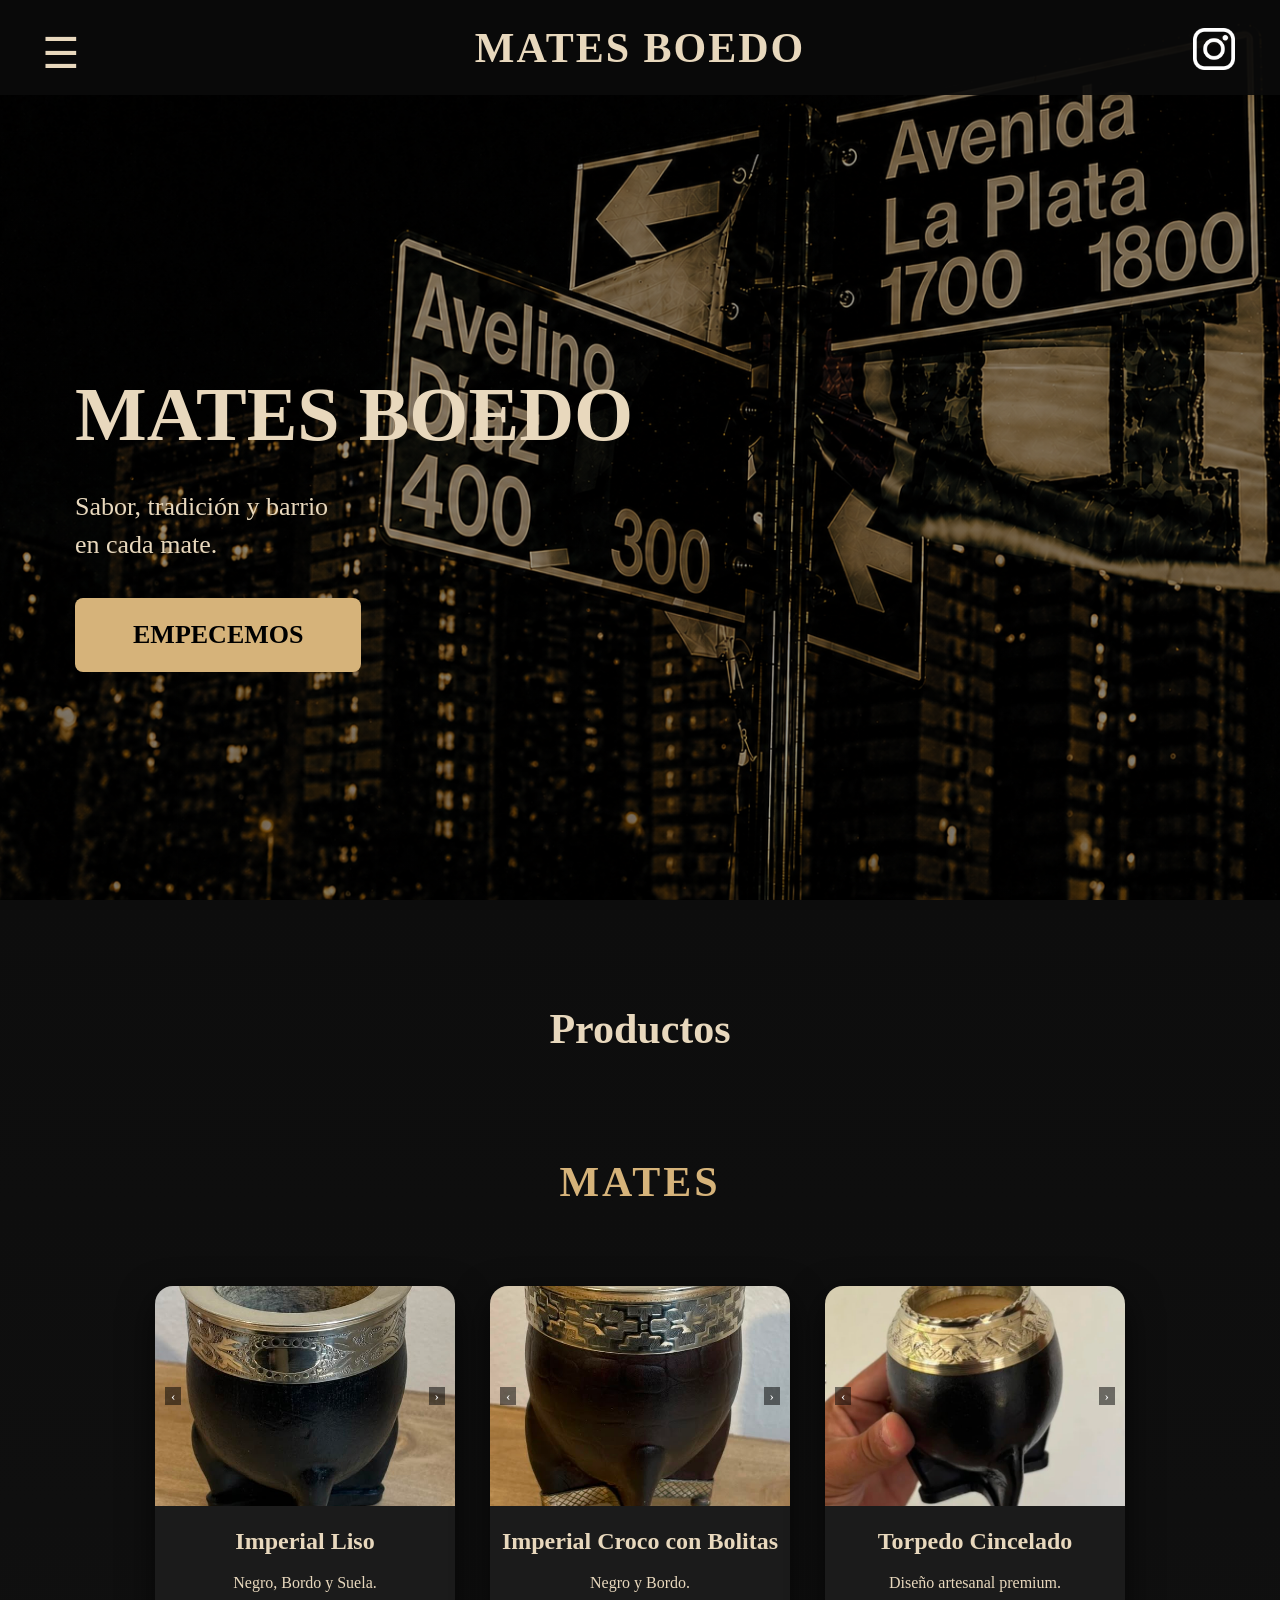
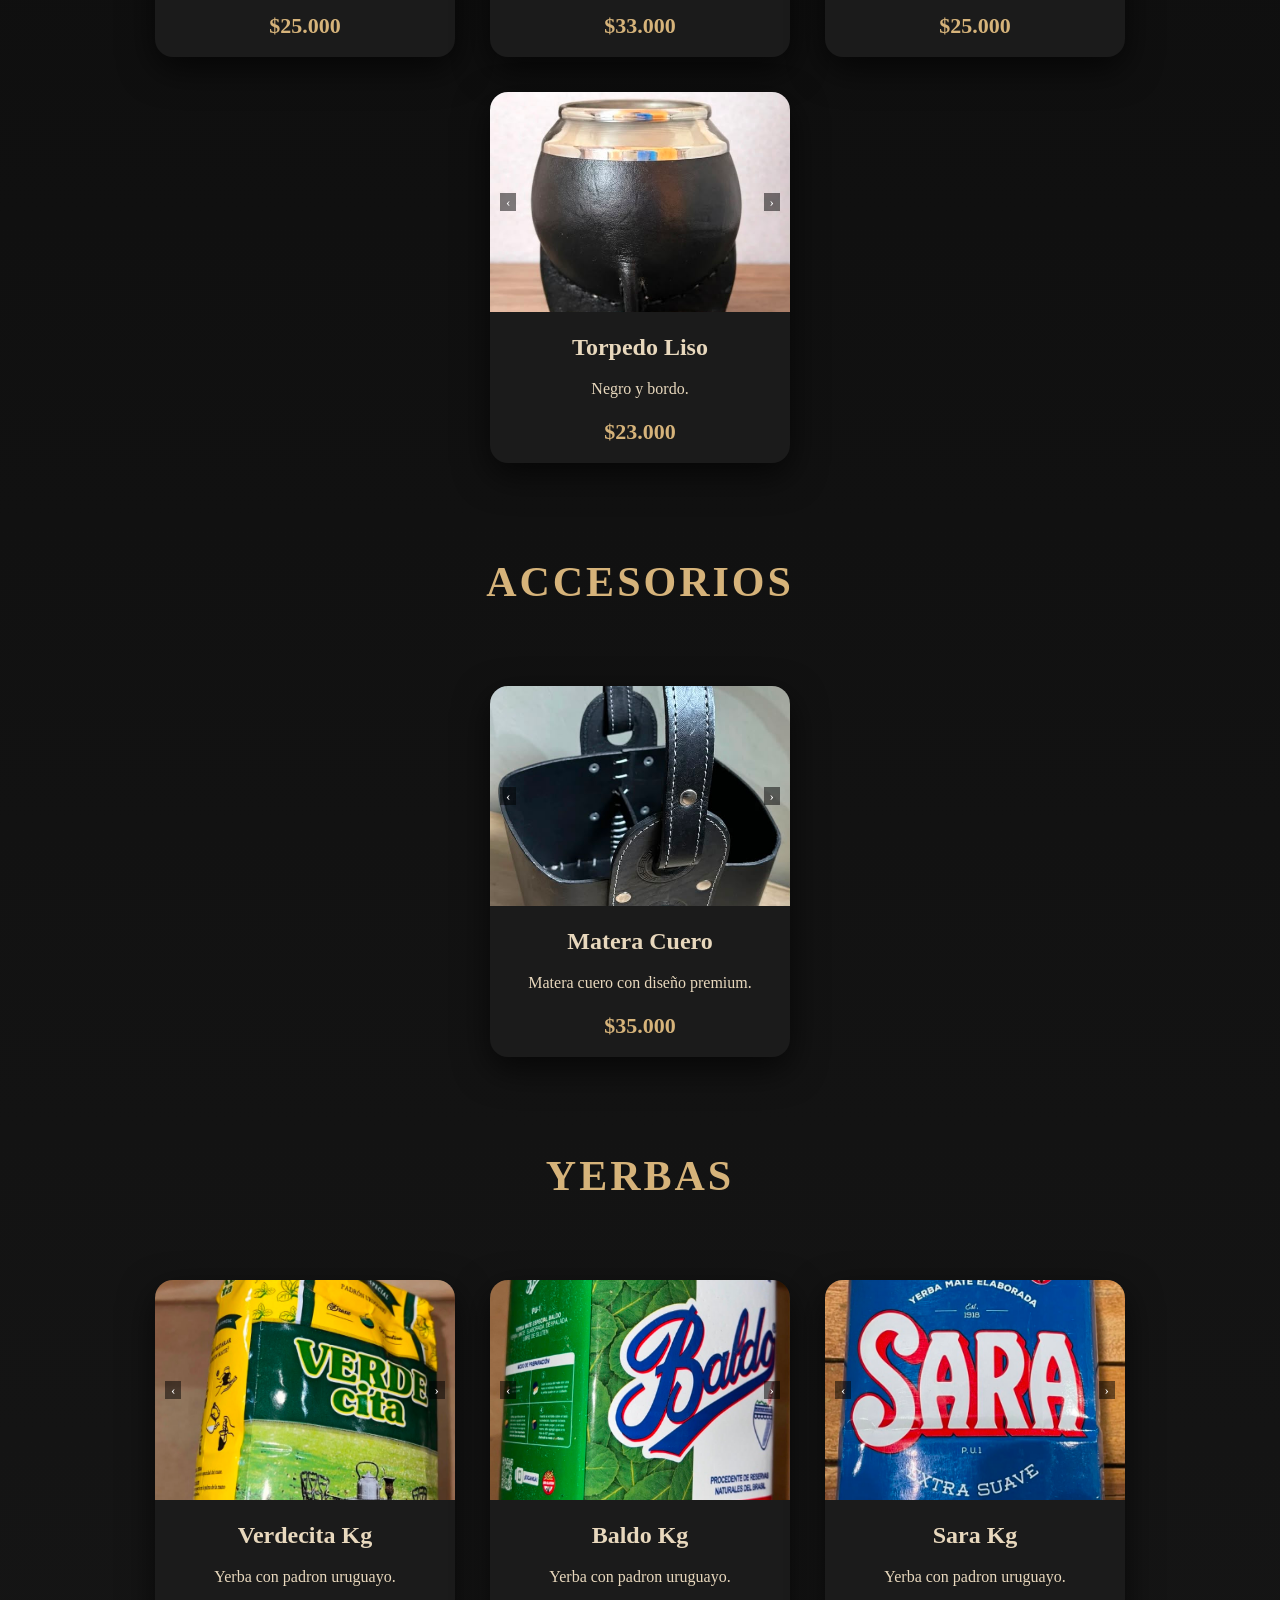
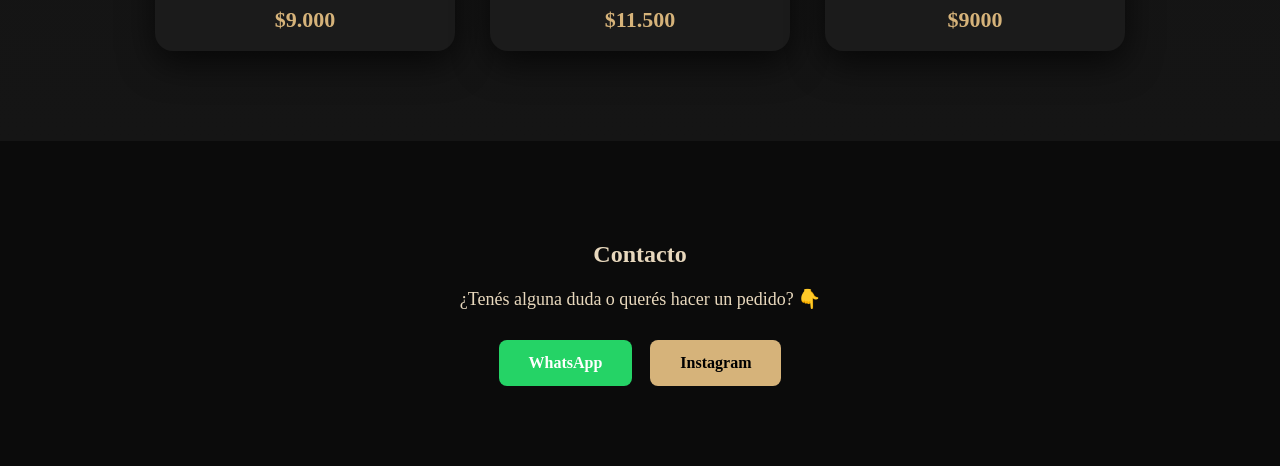
<file: index.html>
<!DOCTYPE html>
<html lang="es">
<head>
    <meta charset="UTF-8">
    <meta name="viewport" content="width=device-width, initial-scale=1.0">
    <title>Mates Boedo</title>

    <link rel="icon" href="mates.jpeg">
    <link rel="stylesheet" href="matesboedo.css">

    <link href="https://fonts.googleapis.com/css2?family=Poppins:wght@300;400;600;700&display=swap" rel="stylesheet">
</head>

<body>

    <!-- BOTON MENU -->

    <button class="boton-menu" onclick="abrirMenu()">☰</button>

    <!-- INSTAGRAM -->

    <a href="https://www.instagram.com/mates.boedo?igsh=N3JrY2d3eGM4YXNt"
    target="_blank"
    class="ig">

        <img src="instagram.png" alt="Instagram">

    </a>

    <!-- MENU -->

    
<nav class="menu-lateral" id="menu">
    <button class="cerrar-menu" onclick="cerrarMenu()">X</button>

    <a href="#inicio" onclick="cerrarMenu()">Inicio</a>
    
    <div class="menu-item-desplegable">
        <a href="javascript:void(0)" onclick="toggleSubMenu()" class="enlace-principal">Productos ▾</a>
        <div id="sub-menu-productos" class="sub-menu-oculto">
            <a href="#mates" onclick="cerrarMenu()">Mates</a>
            <a href="#accesorios" onclick="cerrarMenu()">Accesorios</a>
            <a href="#bombillones" onclick="cerrarMenu()">Bombillones</a>
            <a href="#yerbas" onclick="cerrarMenu()">Yerbas</a>
        </div>
    </div>

    <a href="#contacto" onclick="cerrarMenu()">Contacto</a>
</nav>



    <!-- INICIO -->

    <section id="inicio" class="inicio">

        <div class="contenido-inicio">

            <h1>MATES BOEDO</h1>

            <p>
                Sabor, tradición y barrio<br>
                en cada mate.
            </p>

            <a href="#productos" class="btn">EMPECEMOS</a>

        </div>

    </section>

    <!-- PRODUCTOS -->

    <section id="productos" class="productos">

        <h2>Productos</h2>

        
<div class="contenedor-productos">

    <!-- MATES -->

    <h2 id="mates" class="categoria-productos">MATES</h2>

    <div class="producto">
        <a href="producto.html?id=imperial_liso" class="producto-link">
            <div class="slider">
                <img src="./Fotos/imperiallisonegro.jpeg" class="imagen-activa">
                <img src="./Fotos/imperiallisorojo.jpeg">
                <img src="./Fotos/imperiallisosuela.jpeg">

                <button class="prev" type="button">‹</button>
                <button class="next" type="button">›</button>
            </div>

            <h3>Imperial Liso</h3>
            <p>Negro, Bordo y Suela.</p>
            <span>$25.000</span>
        </a>

        
    </div>

    <div class="producto">
        <a href="producto.html?id=imperial_croco" class="producto-link">
            <div class="slider">
                <img src="./Fotos/imperialcrococonbolitas.jpeg" class="imagen-activa">
                
            

                <button class="prev" type="button">‹</button>
                <button class="next" type="button">›</button>
            </div>

            <h3>Imperial Croco con Bolitas</h3>
            <p>Negro y Bordo.</p>
            <span>$33.000</span>
        </a>

       
    </div>

    <div class="producto">
        <a href="producto.html?id=torpedo_cincelado" class="producto-link">
            <div class="slider">
                <img src="./Fotos/torpedocincelado.jpeg" class="imagen-activa">
               

                <button class="prev" type="button">‹</button>
                <button class="next" type="button">›</button>
            </div>

            <h3>Torpedo Cincelado</h3>
            <p>Diseño artesanal premium.</p>
            <span>$25.000</span>
        </a>

        
    </div>

    

    <div class="producto">
        <a href="producto.html?id=torpedo_liso" class="producto-link">
            <div class="slider">
                <img src="./Fotos/torpedoliso.jpeg" class="imagen-activa">
            
            

                <button class="prev" type="button">‹</button>
                <button class="next" type="button">›</button>
            </div>

            <h3>Torpedo Liso</h3>
            <p>Negro y bordo.</p>
            <span>$23.000</span>
        </a>

      
    </div>

    <!-- ACCESORIOS -->
    
    <h2 id="accesorios" class="categoria-productos">ACCESORIOS</h2>


    <div class="producto">
        <a href="producto.html?id=matera_cuero" class="producto-link">
            <div class="slider">
                <img src="./Fotos/materadecuero.jpeg" class="imagen-activa">
        

                <button class="prev" type="button">‹</button>
                <button class="next" type="button">›</button>
            </div>

            <h3>Matera Cuero</h3>
            <p>Matera cuero con diseño premium.</p>
            <span>$35.000</span>
        </a>

        
    </div>

    <!-- YERBAS -->

    <h2 id="yerbas" class="categoria-productos">YERBAS</h2>

    <div class="producto">
        <a href="producto.html?id=verdecita" class="producto-link">
            <div class="slider">
                <img src="./Fotos/verdecitakg.jpeg" class="imagen-activa">
                
                <button class="prev" type="button">‹</button>
                <button class="next" type="button">›</button>
            </div>

            <h3>Verdecita Kg</h3>
            <p>Yerba con padron uruguayo.</p>
            <span>$9.000</span>
        </a>

       
    </div>


<div class="producto">
        <a href="producto.html?id=Baldo_kg" class="producto-link">
            <div class="slider">
                <img src="./Fotos/baldokg.jpeg" class="imagen-activa">
                
                <button class="prev" type="button">‹</button>
                <button class="next" type="button">›</button>
            </div>

            <h3>Baldo Kg</h3>
            <p>Yerba con padron uruguayo.</p>
            <span>$11.500</span>
        </a>

       
    </div>
<div class="producto">
        <a href="producto.html?id=sara_kg" class="producto-link">
            <div class="slider">
                <img src="./Fotos/Sarakg.jpeg" class="imagen-activa">
                
                <button class="prev" type="button">‹</button>
                <button class="next" type="button">›</button>
            </div>

            <h3>Sara Kg</h3>
            <p>Yerba con padron uruguayo.</p>
            <span>$9000</span>
        </a>

        
    </div>

     </section>
    

    <!-- CONTACTO -->

    <section id="contacto" class="contacto">

        <h2>Contacto</h2>

        <p class="texto-contacto">
            ¿Tenés alguna duda o querés hacer un pedido? 👇
        </p>

        <div class="contacto-botones">

            <a href="https://wa.me/5491150371281?text=Hola%20me%20interesa%20un%20mate"
            target="_blank"
            class="btn-wsp">

                WhatsApp

            </a>

            <a href="https://www.instagram.com/santi.alempartee?igsh=MXRkczBudm8xOWk5Ng=="
            target="_blank"
            class="btn-ig">

                Instagram

            </a>

        </div>

    </section>

    <script src="matesboedo.js"></script>

</body>
</html>
</file>
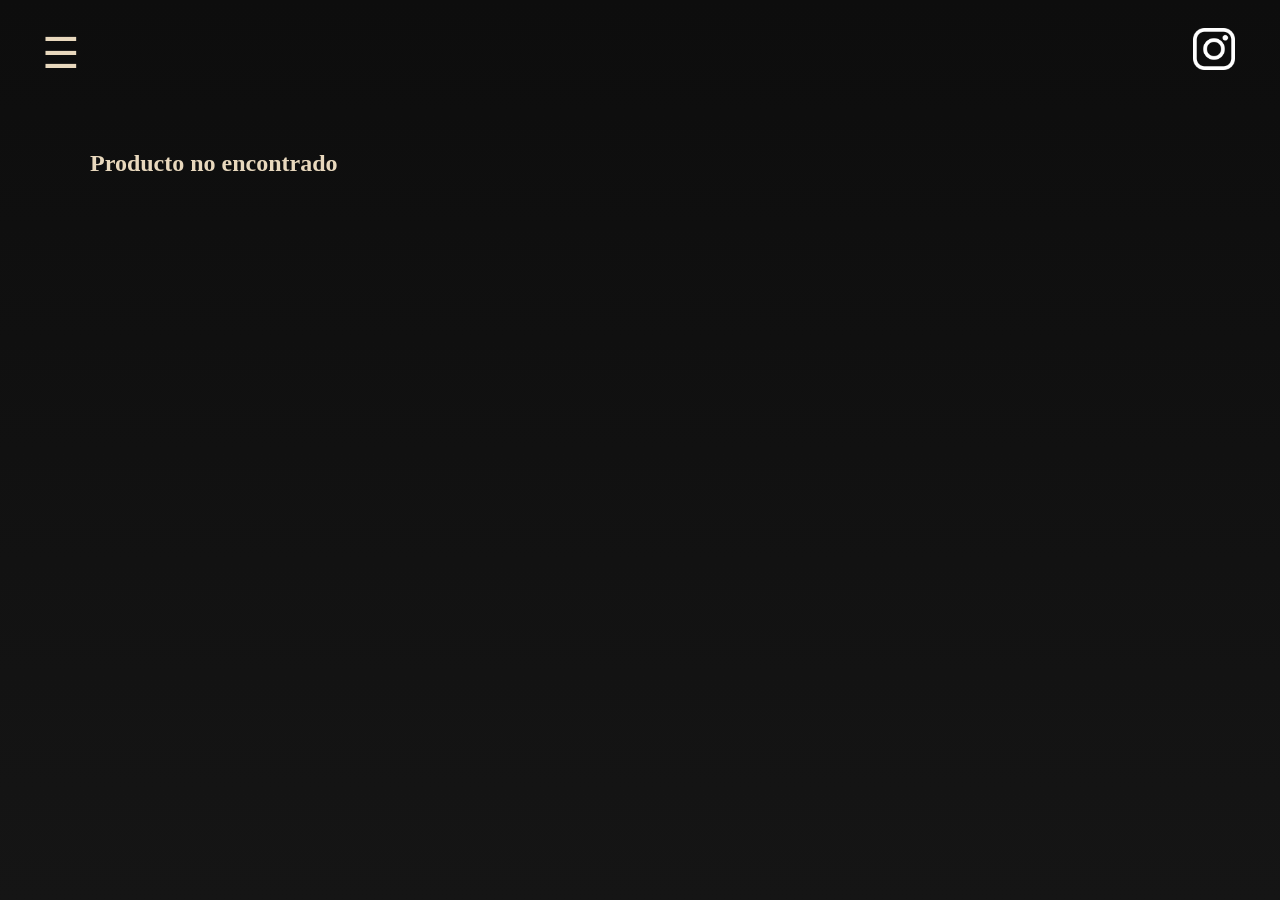
<file: Producto.html>
<!DOCTYPE html>
<html lang="es">
<head>
    <meta charset="UTF-8">
    <meta name="viewport" content="width=device-width, initial-scale=1.0">
    <title>Producto - Mates Boedo</title>

    <link rel="icon" href="mates.jpeg">
    <link rel="stylesheet" href="matesboedo.css">
</head>

<body>

    <button class="boton-menu" onclick="abrirMenu()">☰</button>

    <a href="https://www.instagram.com/mates.boedo?igsh=N3JrY2d3eGM4YXNt" target="_blank" class="ig">
        <img src="instagram.png" alt="Instagram">
    </a>

    <nav class="menu-lateral" id="menu">
        <button class="cerrar-menu" onclick="cerrarMenu()">X</button>

        <a href="index.html#inicio" onclick="cerrarMenu()">Inicio</a>
        <a href="index.html#productos" onclick="cerrarMenu()">Productos</a>
        <a href="index.html#contacto" onclick="cerrarMenu()">Contacto</a>
    </nav>

    <main class="pagina-producto">

        <section class="detalle-producto">

            <div class="galeria-producto">
                <img id="imagen-principal" class="imagen-principal" src="" alt="Producto">

                <div id="miniaturas" class="miniaturas"></div>
            </div>

            <div class="info-producto">
                <h1 id="nombre-producto"></h1>

                <p id="descripcion-producto"></p>

                <span id="precio-producto"></span>

                <a id="boton-whatsapp" href="#" target="_blank" class="btn boton-comprar">
                    Comprar por WhatsApp
                </a>
            </div>

        </section>

    </main>

    <script src="matesboedo.js"></script>
    <script src="producto.js"></script>

</body>
</html>
</file>
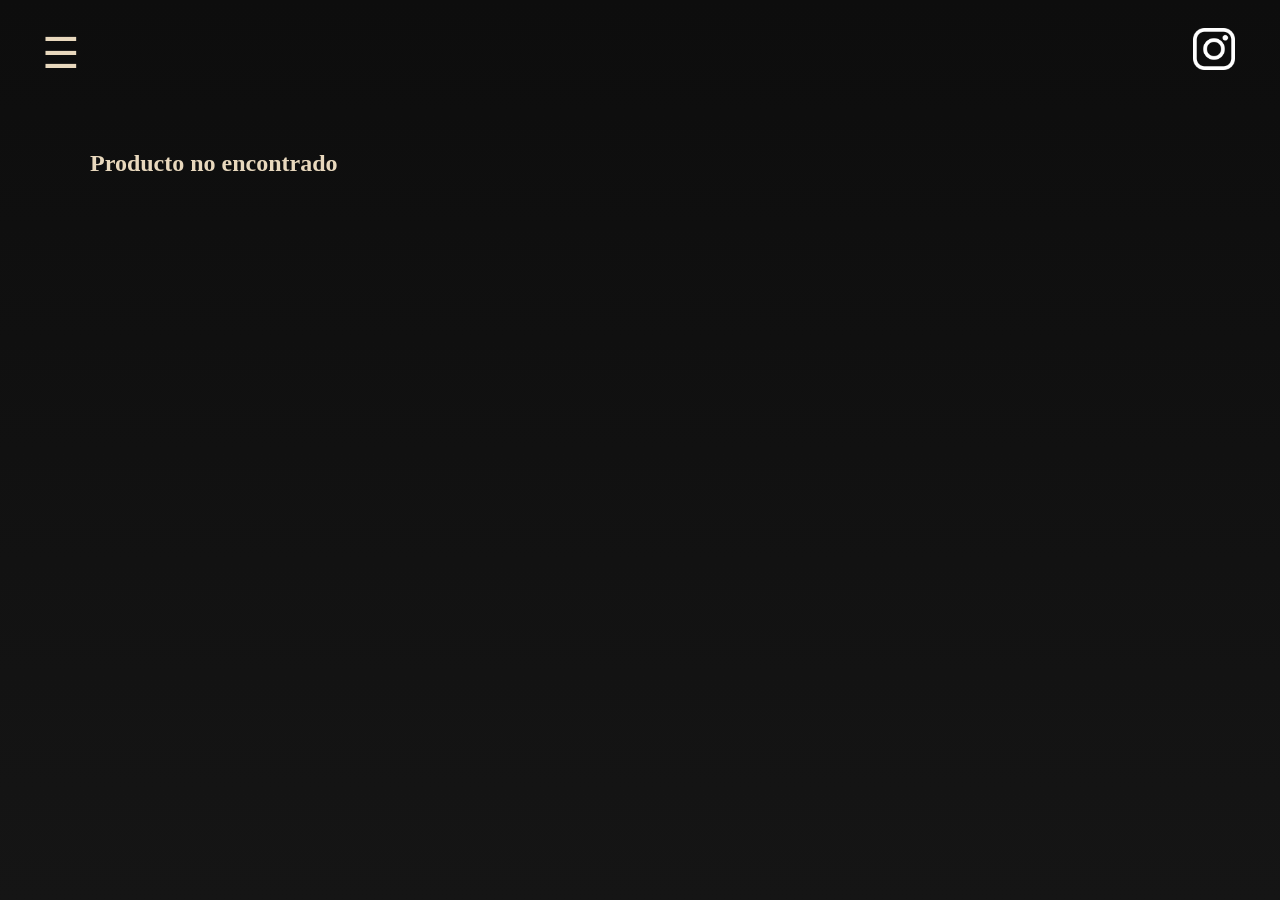
<file: producto.html>
<!DOCTYPE html>
<html lang="es">
<head>
    <meta charset="UTF-8">
    <meta name="viewport" content="width=device-width, initial-scale=1.0">
    <title>Producto - Mates Boedo</title>

    <link rel="icon" href="mates.jpeg">
    <link rel="stylesheet" href="matesboedo.css">
</head>

<body>

    <button class="boton-menu" onclick="abrirMenu()">☰</button>

    <a href="https://www.instagram.com/mates.boedo?igsh=N3JrY2d3eGM4YXNt" target="_blank" class="ig">
        <img src="instagram.png" alt="Instagram">
    </a>

    <nav class="menu-lateral" id="menu">
        <button class="cerrar-menu" onclick="cerrarMenu()">X</button>

        <a href="index.html#inicio" onclick="cerrarMenu()">Inicio</a>
        <a href="index.html#productos" onclick="cerrarMenu()">Productos</a>
        <a href="index.html#contacto" onclick="cerrarMenu()">Contacto</a>
    </nav>

    <main class="pagina-producto">

        <section class="detalle-producto">

            <div class="galeria-producto">
                <img id="imagen-principal" class="imagen-principal" src="" alt="Producto">

                <div id="miniaturas" class="miniaturas"></div>
            </div>

            <div class="info-producto">
                <h1 id="nombre-producto"></h1>

                <p id="descripcion-producto"></p>

                <span id="precio-producto"></span>

                <a id="boton-whatsapp" href="#" target="_blank" class="btn boton-comprar">
                    Comprar por WhatsApp
                </a>
            </div>

        </section>

    </main>

    <script src="matesboedo.js"></script>
    <script src="producto.js"></script>

</body>
</html>
</file>
<file: matesboedo.css>
/* ===================== */
/* CONFIGURACIÓN GENERAL */
/* ===================== */

:root {
    --fondo: #0d0d0d;   /* color de fondo principal */
    --card: #1b1b1b;    /* color de tarjetas */
    --dorado: #d6b37a;  /* color principal */
    --texto: #e8d8bd;   /* color del texto */
    --blanco: #ffffff;  /* blanco */
    
}

* {
    box-sizing: border-box; /* evita que el tamaño se rompa */
    font-family: Georgia, 'Times New Roman', Times, serif;
}

body {
    margin: 0; /* elimina margen del navegador */
    font-family: Arial, sans-serif; /* fuente */
    background-color: var(--fondo); /* fondo */
    color: var(--texto); /* color texto */
}


/* ===================== */
/* BOTÓN MENÚ */
/* ===================== */

.boton-menu {
    position: fixed; /* queda fijo en pantalla */
    top: 28px; /* distancia desde arriba */
    left: 36px; /* distancia desde la izquierda */
    background: none; /* sin fondo */
    border: none; /* sin borde */
    color: var(--texto); /* color */
    font-size: 42px; /* tamaño */
    cursor: pointer; /* manito */
    z-index: 10; /* capa */
}


/* ===================== */
/* ICONO INSTAGRAM */
/* ===================== */

.ig {
    position: fixed; /* fijo */
    top: 28px;
    right: 45px;
    z-index: 10;
}

.ig img {
    width: 42px;
    height: 42px;
    display: block;
    filter: brightness(0) invert(1); /* lo hace blanco */
}


/* ===================== */
/* MENÚ LATERAL */
/* ===================== */

.menu-lateral {
    position: fixed;
    top: 0;
    left: -250px; /* oculto fuera de pantalla */

    width: 250px;
    height: 100vh; /* alto total pantalla */

    background-color: #111;

    display: flex;
    flex-direction: column; /* elementos uno debajo del otro */

    padding-top: 70px;

    transition: left 0.3s; /* animación */
    z-index: 20;
}

.menu-lateral.abierto {
    left: 0; /* aparece */
}

.menu-lateral a {
    color: white;
    text-decoration: none; /* sin subrayado */
    font-size: 20px;
    padding: 15px;
}

.menu-lateral a:hover {
    background-color: #333; /* efecto al pasar mouse */
}

.cerrar-menu {
    position: absolute; /* se ubica dentro del menú */
    top: 15px;
    right: 15px;

    background: none;
    border: none;
    color: white;
    font-size: 25px;
    cursor: pointer;
}


/* ===================== */
/* SECCIÓN INICIO */
/* ===================== */

.inicio {
    min-height: 100vh; /*como minimo ocupa toda la pantalla,osea que puede agrandar, y se va agrandando en cuanto mas productos le pones */

    font-family: Georgia, 'Times New Roman', Times, serif;

    background-image: 
        linear-gradient(rgba(0,0,0,0.35), rgba(0,0,0,0.35)), /* capa oscura */
        url("fondo.png"); /* imagen */

    background-size: cover; /* cubre todo */
    background-position: 80% center; /* posición imagen */
    background-repeat: no-repeat; /* no se repite */

    position: relative; /* referencia para before */

    display: flex;
    align-items: center; /* centra vertical */
}


/* ===================== */
/* BARRA SUPERIOR */
/* ===================== */

.inicio::before {
    content: "MATES BOEDO"; /* texto generado por CSS */

    position: absolute; /* se posiciona dentro de inicio */
    top: 0;
    left: 0;

    width: 100%;
    height: 95px;

    background-color: rgba(10, 10, 10, 0.92);

    color: var(--texto);
    font-size: 42px;
    font-weight: bold;
    letter-spacing: 2px;

    display: flex;
    align-items: center;
    justify-content: center; /* centra texto */
}


/* ===================== */
/* TEXTO INICIO */
/* ===================== */

.contenido-inicio {
    margin-left: 75px;
    margin-top: 80px;

    text-align: left;

    position: relative;
    z-index: 2; /* queda arriba del before */
}

.contenido-inicio h1 {
    font-size: 76px;
    margin-bottom: 30px;
}

.contenido-inicio p {
    font-size: 26px;
    line-height: 1.45;
    margin-bottom: 35px;
}


/* ===================== */
/* BOTONES */
/* ===================== */

.btn,
.boton-comprar,
input[type="submit"] {
    display: inline-block; /* se comporta como bloque en línea */
    background-color: var(--dorado);
    color: black;
    text-decoration: none;
    border: none;
    border-radius: 8px;
    padding: 16px 38px;
    font-size: 20px;
    font-weight: bold;
    cursor: pointer;
}

.btn {
    font-size: 26px;
    padding: 22px 58px;
}

.btn:hover,
.boton-comprar:hover,
input[type="submit"]:hover {
    transform: scale(1.04); /* efecto agrandar */
}


/* ===================== */
/* PRODUCTOS */
/* ===================== */

.productos {
    padding: 70px 40px 90px; /* espacio interno */
    background: linear-gradient(180deg, #0d0d0d, #151515); /* degradado */
    text-align: center;
}

.productos h2 {
    font-size: 42px;
    margin-bottom: 45px;
}

.contenedor-productos {
    display: flex; /* activa flexbox */
    justify-content: center; /* centra */
    gap: 35px; /* espacio entre productos */
    flex-wrap: wrap; /* baja a otra fila si no entra */
}

.producto {
    width: 300px;
    background-color: var(--card);
    border-radius: 18px;
    overflow: hidden; /* oculta lo que sobra */

    box-shadow: 0 12px 35px rgba(0,0,0,0.65);
}

.producto:hover {
    transform: translateY(-8px); /* se levanta */
}

.producto img {
    width: 100%;
    height: 230px;
    object-fit: cover; /* no se deforma */
}

.producto h3 {
    font-size: 24px;
    margin: 22px 0 10px;
}

.producto p {
    font-size: 16px;
    padding: 0 22px;
    line-height: 1.5;
}

.producto span {
    display: block;
    margin: 18px 0;
    font-size: 22px;
    font-weight: bold;
    color: var(--dorado);
}


/* ===================== */
/* SLIDER */
/* ===================== */

.slider {
    position: relative; /* referencia para botones */
    width: 100%;
    height: 220px;
    overflow: hidden; /* oculta imágenes */
}

.slider img {
    width: 100%;
    height: 100%;
    object-fit: cover;
    display: none; /* oculta todas */
}

.slider img.imagen-activa {
    display: block; /* muestra solo una */
}

.slider button {
    position: absolute; /* dentro del slider */
    top: 50%;
    transform: translateY(-50%); /* centra vertical */

    background: rgba(0,0,0,0.5);
    color: white;

    border: none;
    cursor: pointer;
}

.prev {
    left: 10px; /* botón izquierda */
}

.next {
    right: 10px; /* botón derecha */
}


/* ===================== */
/* CONTACTO */
/* ===================== */

.contacto {
    padding: 80px 40px;
    background-color: #0b0b0b;
    text-align: center;
}

.contacto-botones {
    display: flex;
    justify-content: center;
    gap: 18px;
    flex-wrap: wrap;
}
.texto-contacto {
    font-size: 18px;
    margin-bottom: 30px;
}

.btn-wsp,
.btn-ig {
    display: inline-block;
    text-decoration: none;
    border-radius: 8px;
    padding: 14px 30px;
    font-weight: bold;
}

.btn-wsp {
    background-color: #25D366;
    color: white;
}

.btn-ig {
    background-color: var(--dorado);
    color: black;
}

.btn-wsp:hover,
.btn-ig:hover {
    transform: scale(1.04);
}


/* ===================== */
/* RESPONSIVE */
/* ===================== */

@media (max-width: 768px) {

    .contenido-inicio {
        margin-left: 30px;
        margin-right: 30px;
    }

    .contenido-inicio h1 {
        font-size: 46px;
    }

    .contenido-inicio p {
        font-size: 20px;
    }

    .inicio::before {
        font-size: 30px;
    }

    .producto {
        width: 90%; /* productos más grandes en celular */
    }
}
.producto-link {
    text-decoration: none;
    color: inherit;
    display: block;
}

.pagina-producto {
    min-height: 100vh;
    padding: 130px 40px 80px;
    background: linear-gradient(180deg, #0d0d0d, #151515);
}

.detalle-producto {
    max-width: 1100px;
    margin: 0 auto;
    display: flex;
    gap: 50px;
    align-items: flex-start;
}

.galeria-producto {
    width: 50%;
}

.imagen-principal {
    width: 100%;
    height: 430px;
    object-fit: cover;
    border-radius: 18px;
    background-color: #333;
}

.miniaturas {
    display: flex;
    gap: 12px;
    margin-top: 15px;
    flex-wrap: wrap;
}

.miniaturas img {
    width: 90px;
    height: 90px;
    object-fit: cover;
    border-radius: 10px;
    cursor: pointer;
    border: 2px solid transparent;
}

.miniaturas img:hover {
    border-color: var(--dorado);
}

.info-producto {
    width: 50%;
}

.info-producto h1 {
    font-size: 42px;
    margin-bottom: 20px;
}

.info-producto p {
    font-size: 20px;
    line-height: 1.6;
    margin-bottom: 25px;
}

.info-producto span {
    display: block;
    font-size: 30px;
    font-weight: bold;
    color: var(--dorado);
    margin-bottom: 30px;
}

@media (max-width: 768px) {
    .detalle-producto {
        flex-direction: column;
    }

    .galeria-producto,
    .info-producto {
        width: 100%;
    }

    .imagen-principal {
        height: 320px;
    }
}
/* Estilos para el submenú lateral */
.menu-seccion {
    display: flex;
    flex-direction: column;
    margin-top: 10px;
}

.menu-titulo {
    color: var(--dorado); /* Resalta en dorado */
    font-size: 14px;
    font-weight: bold;
    letter-spacing: 2px;
    padding: 10px 15px;
    text-align: center; /* Centra el título como pediste */
    border-bottom: 1px solid #333;
    margin-bottom: 5px;
}

.sub-menu {
    display: flex;
    flex-direction: column;
    background-color: #1a1a1a; /* Un fondo ligeramente distinto para agrupar */
}

.sub-menu a {
    padding-left: 35px !important; /* Sangría a la derecha para que parezca subcategoría */
    font-size: 17px !important;    /* Un poco más chica que los links principales */
    color: #ccc !important;        /* Color más suave */
}

.sub-menu a:hover {
    color: var(--blanco) !important;
    background-color: #222 !important;
}

.categoria-productos {
    
    font-size: 36px;
    font-weight: 700;
    color: var(--dorado);
    text-align: center; /* Centrado */
    margin: 60px 0 30px;
    width: 100%; /* Asegura que ocupe todo el ancho para centrar bien */
    text-transform: uppercase;
    letter-spacing: 3px;
}

.sub-menu-oculto {
    max-height: 0;
    overflow: hidden;
    transition: max-height 0.4s ease;
    background-color: transparent; /* Quitamos el fondo gris que molesta */
    display: flex;
    flex-direction: column;
}

.sub-menu-oculto.mostrar {
    max-height: 500px;
    margin-bottom: 10px; /* Despeja el botón de Contacto cuando se abre */
}

/* Links individuales de Mates, Accesorios, etc. */
.sub-menu-oculto a {
    padding: 12px 0 12px 45px !important; /* Más espacio vertical entre ellos */
    font-size: 17px !important;
    color: #b5b5b5 !important; /* Color grisáceo para que resalten menos que el principal */
    transition: all 0.3s ease;
    border-left: 2px solid transparent; /* Preparado para el efecto hover */
}

/* Efecto al pasar el mouse por las subcategorías */
.sub-menu-oculto a:hover {
    color: var(--dorado) !important;
    background-color: rgba(214, 179, 122, 0.05) !important; /* Un brillo dorado muy sutil */
    border-left: 2px solid var(--dorado); /* Una línea finita al costado */
    padding-left: 50px !important; /* Pequeño movimiento a la derecha */
}

/* Estilo para el botón "Productos" principal para que respire */
.menu-item-desplegable {
    border-bottom: 1px solid rgba(255,255,255,0.05);
    margin-bottom: 5px;
}
</file>
